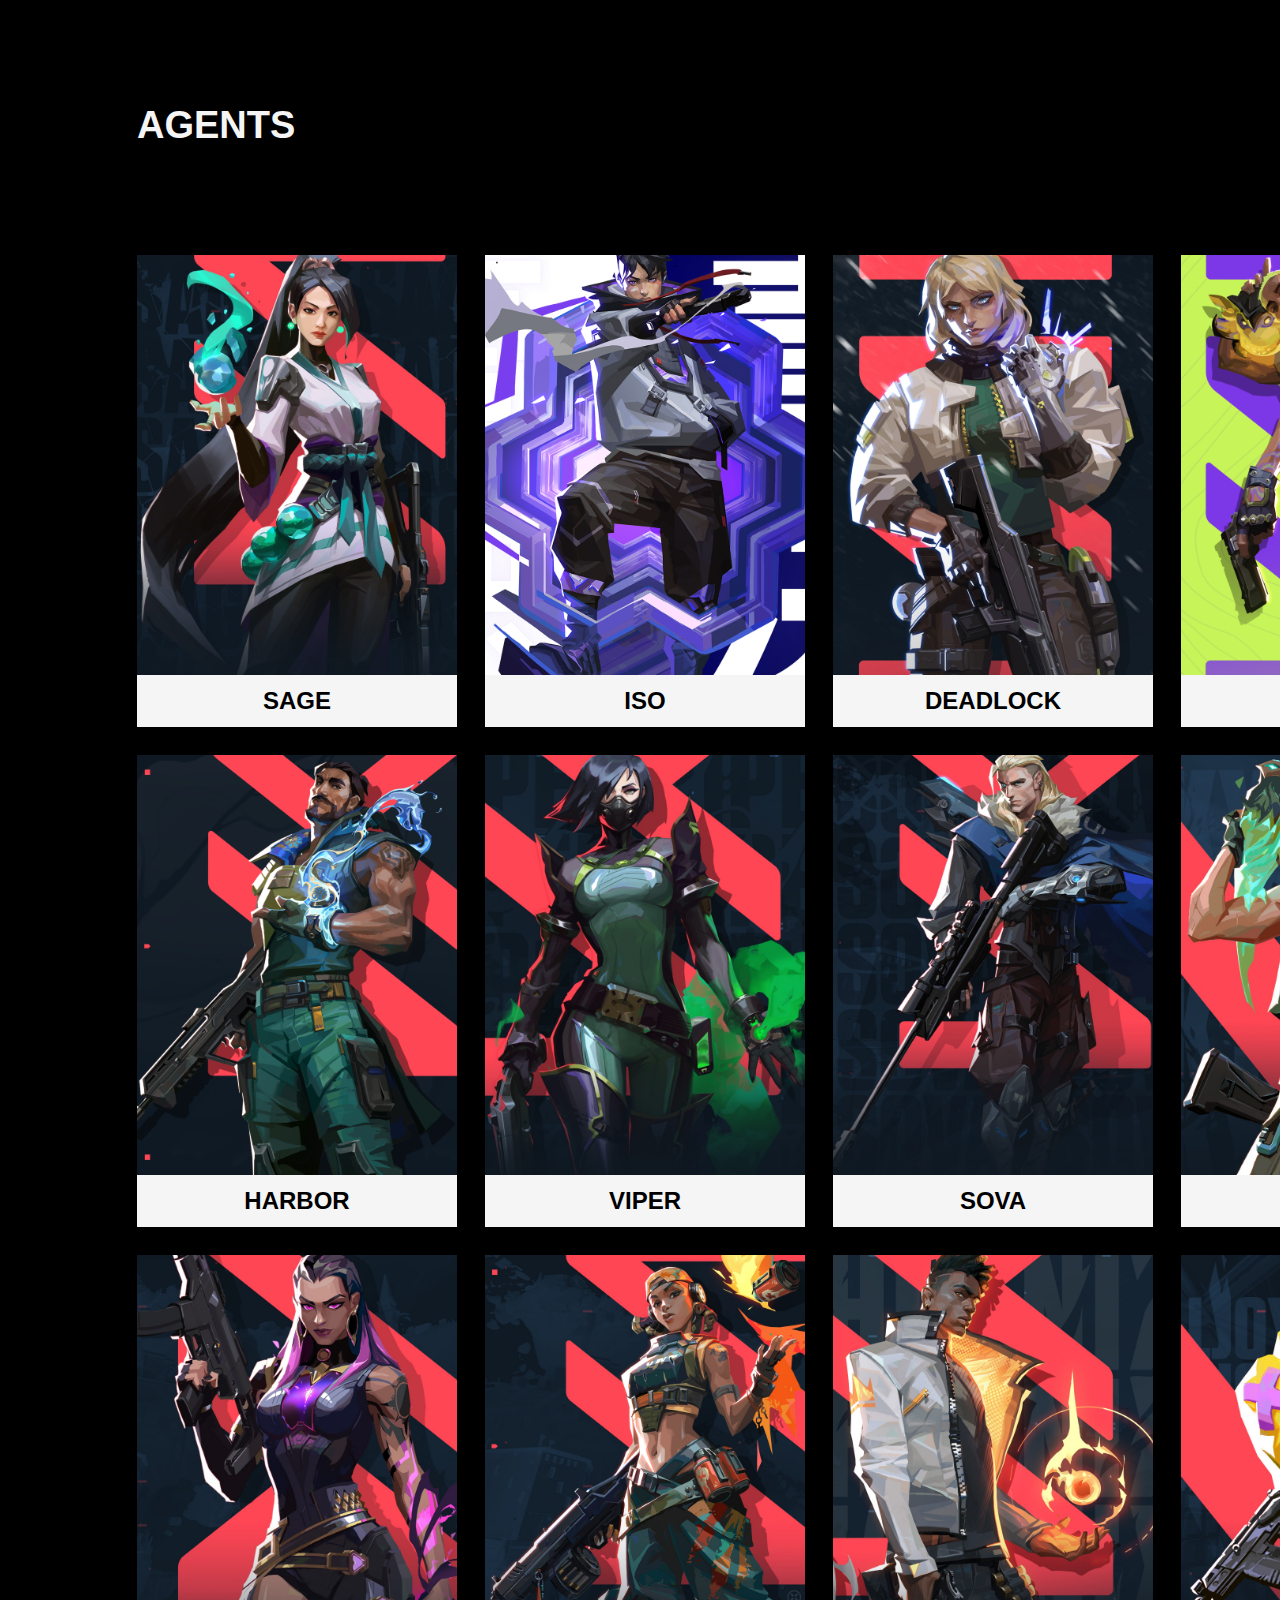
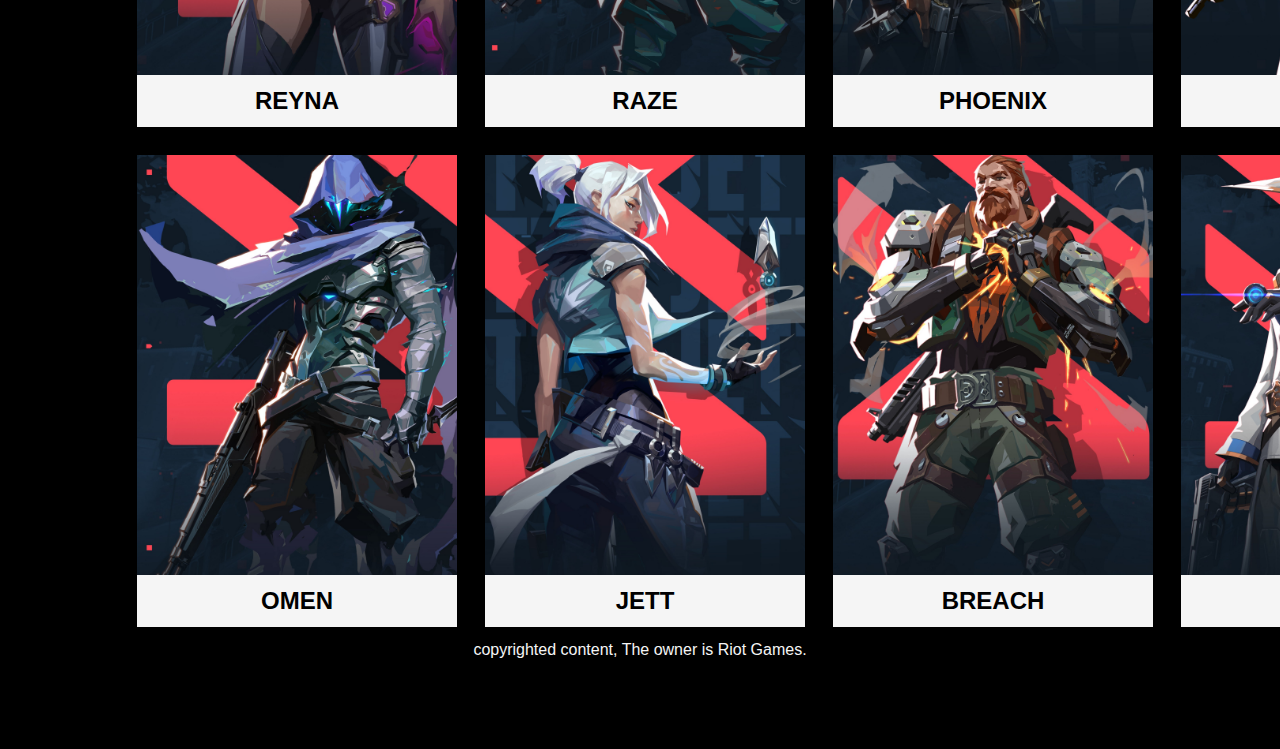
<file: agent.html>
<!DOCTYPE html>
<html lang="en">
<head>
    <meta charset="UTF-8">
    <meta name="viewport" content="width=device-width, initial-scale=1.0">
    <title>AGENT</title>
    <link rel="stylesheet" href="agent.css">
    <link rel="icon" type="image/x-icon" href="/images/001.3_RG_2021_LOGOMARK_CIRCLE_OFFWHITE_RED_CONTAINER.png">

</head>
<body>
    <main>
        <header>
            <h1>AGENTS</h1></header>
            <section class="stack">
                <section class="row flex">
                    <div class="agentcontainer ">
                        <figure class="imagecontainer flex">
                            <img src="/images/VALORANT_Sage_dark.jpg" alt="">
                        </figure>
                        <figcaption class="imgcaption">
                            <p>SAGE</P>
                        </figcaption>
                    </div>

                    <div class="agentcontainer ">
                        <figure class="imagecontainer flex">
                            <img src="/images/VALORANT_Iso_.png" alt="">
                        </figure>
                        <figcaption class="imgcaption">
                            <p>ISO</P>
                        </figcaption>
                    </div>
                    <div class="agentcontainer ">
                        <figure class="imagecontainer flex">
                            <img src="/images/VALORANT_Deadlock_Wallpapers_4k_Dark1.jpg" alt="">
                        </figure>
                        <figcaption class="imgcaption">
                            <p>DEADLOCK</P>
                        </figcaption>
                    </div>
                    <div class="agentcontainer ">
                        <figure class="imagecontainer flex">
                            <img src="/images/Gekko_Green_.png" alt="">
                        </figure>
                        <figcaption class="imgcaption">
                            <p>GEKKO</P>
                        </figcaption>
                    </div>
                </section>
            </section>

            <section class="stack">
                <section class="row flex">
                    <div class="agentcontainer ">
                        <figure class="imagecontainer flex">
                            <img src="/images/1-NightMode_Harbor.png" alt="">
                        </figure>
                        <figcaption class="imgcaption">
                            <p>HARBOR</P>
                        </figcaption>
                    </div>
                    <div class="agentcontainer ">
                        <figure class="imagecontainer flex">
                            <img src="/images/VALORANT_Viper_Dark.jpg" alt="">
                        </figure>
                        <figcaption class="imgcaption">
                            <p>VIPER</P>
                        </figcaption>
                    </div>
                    <div class="agentcontainer ">
                        <figure class="imagecontainer flex">
                            <img src="/images/VALORANT_Sova_Dark.jpg" alt="">
                        </figure>
                        <figcaption class="imgcaption">
                            <p>SOVA</P>
                        </figcaption>
                    </div>
                    <div class="agentcontainer ">
                        <figure class="imagecontainer flex">
                            <img src="/images/Skye_KeyArt_PR_1.jpg" alt="">
                        </figure>
                        <figcaption class="imgcaption">
                            <p>SKYE</P>
                        </figcaption>
                    </div>
                </section>
            </section>

            <section class="stack">
                <section class="row flex">
                    <div class="agentcontainer ">
                        <figure class="imagecontainer flex">
                            <img src="/images/VALORANT_Reyna_Dark.jpg" alt="">
                        </figure>
                        <figcaption class="imgcaption">
                            <p>REYNA</P>
                        </figcaption>
                    </div>
                    <div class="agentcontainer ">
                        <figure class="imagecontainer flex">
                            <img src="/images/VALORANT_Raze_Dark.jpg" alt="">
                        </figure>
                        <figcaption class="imgcaption">
                            <p>RAZE</P>
                        </figcaption>
                    </div>
                    <div class="agentcontainer ">
                        <figure class="imagecontainer flex">
                            <img src="/images/VALORANT_Phoenix_Dark.jpg" alt="">
                        </figure>
                        <figcaption class="imgcaption">
                            <p>PHOENIX</P>
                        </figcaption>
                    </div>
                    <div class="agentcontainer ">
                        <figure class="imagecontainer flex">
                            <img src="/images/KillJoy_Wallpapers_blue2.jpg" alt="">
                        </figure>
                        <figcaption class="imgcaption">
                            <p>KILLJOY</P>
                        </figcaption>
                    </div>
                </section>
            </section>

            <section class="stack">
                <section class="row flex">
                    <div class="agentcontainer ">
                        <figure class="imagecontainer flex">
                            <img src="/images/VALORANT_Omen_Dark.jpg" alt="">
                        </figure>
                        <figcaption class="imgcaption">
                            <p>OMEN</P>
                        </figcaption>
                    </div>
                    <div class="agentcontainer ">
                        <figure class="imagecontainer flex">
                            <img src="/images/VALORANT_Jett_Dark.jpg" alt="">
                        </figure>
                        <figcaption class="imgcaption">
                            <p>JETT</P>
                        </figcaption>
                    </div>
                    <div class="agentcontainer ">
                        <figure class="imagecontainer flex">
                            <img src="/images/VALORANT_Breach_Dark.jpg" alt="">
                        </figure>
                        <figcaption class="imgcaption">
                            <p>BREACH</P>
                        </figcaption>
                    </div>
                    <div class="agentcontainer ">
                        <figure class="imagecontainer flex">
                            <img src="/images/VALORANT_Cypher_Dark.jpg" alt="">
                        </figure>
                        <figcaption class="imgcaption">
                            <p>CYPHER</P>
                        </figcaption>
                    </div>
                </section>
            </section>
    </main>
    <footer class="footercontainer ">
        <p>copyrighted content, The owner is Riot Games.</p>
    </footer>
</body>
</html>
</file>
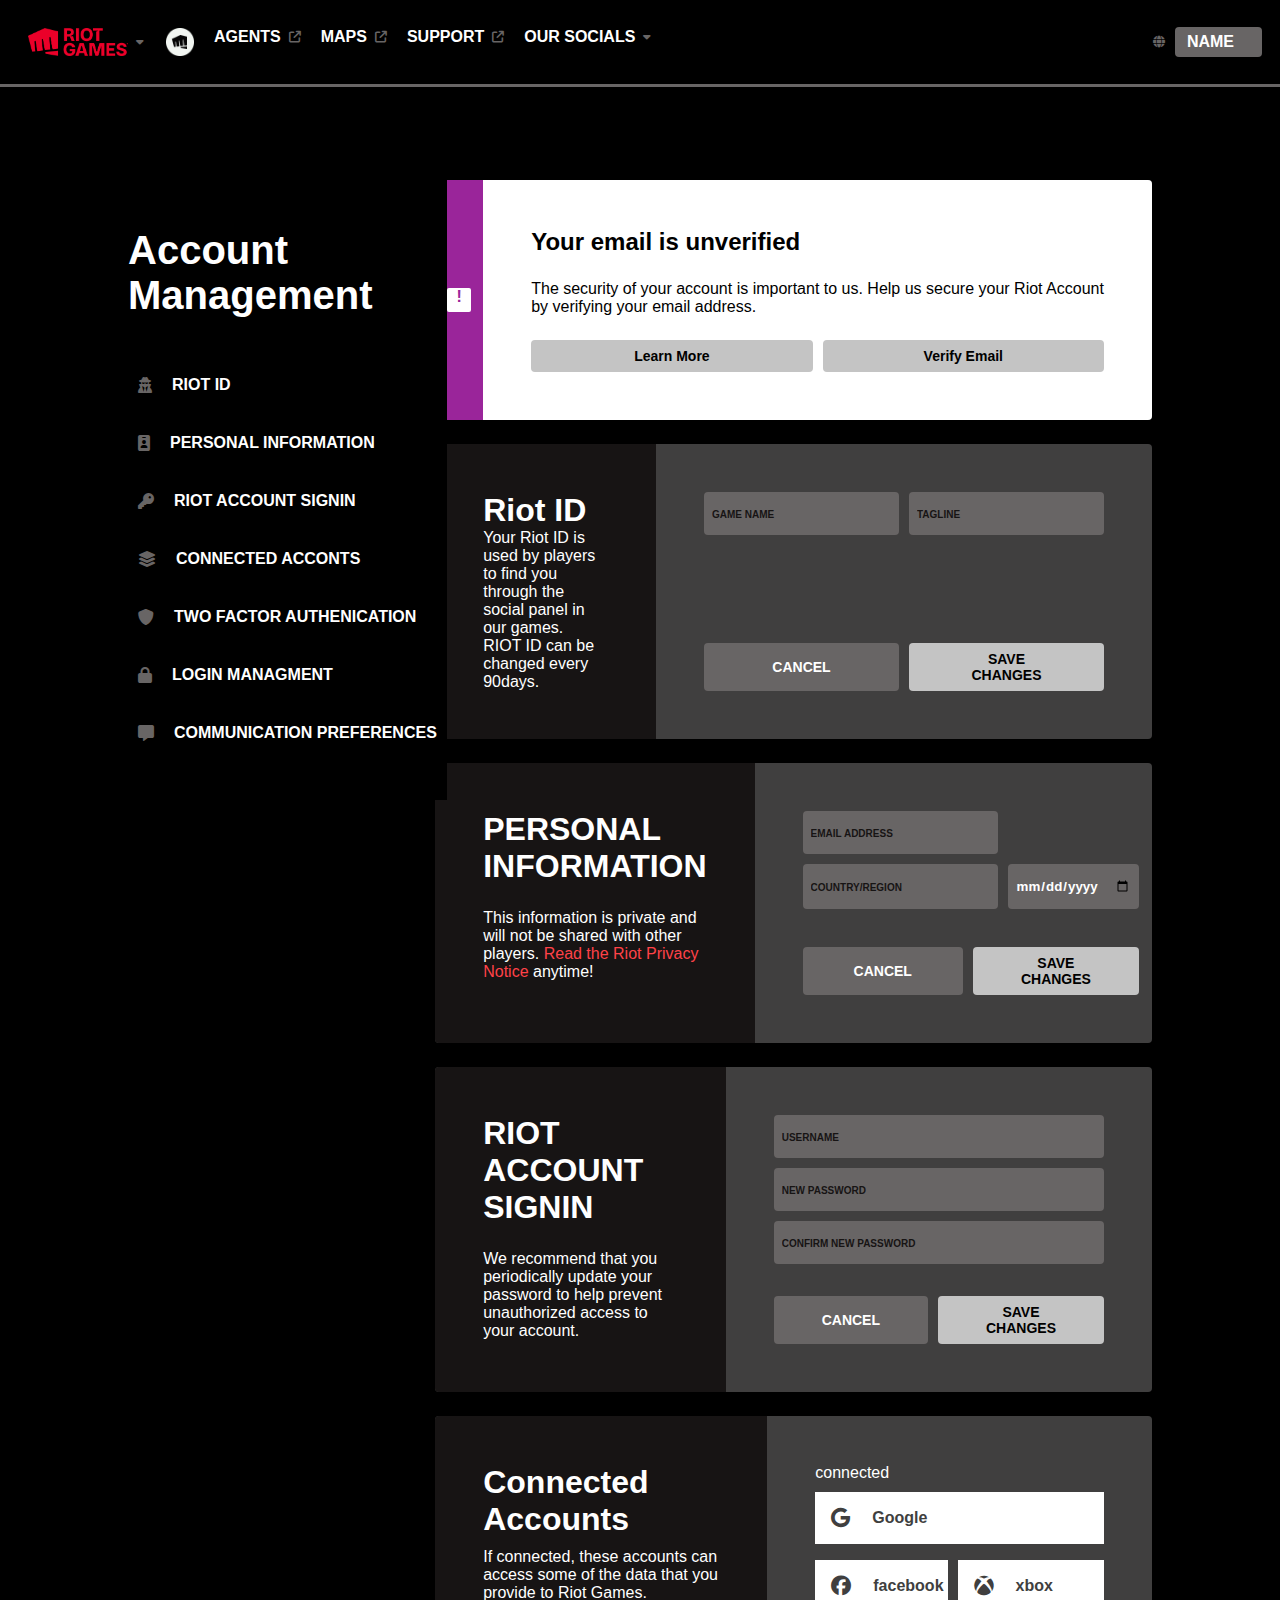
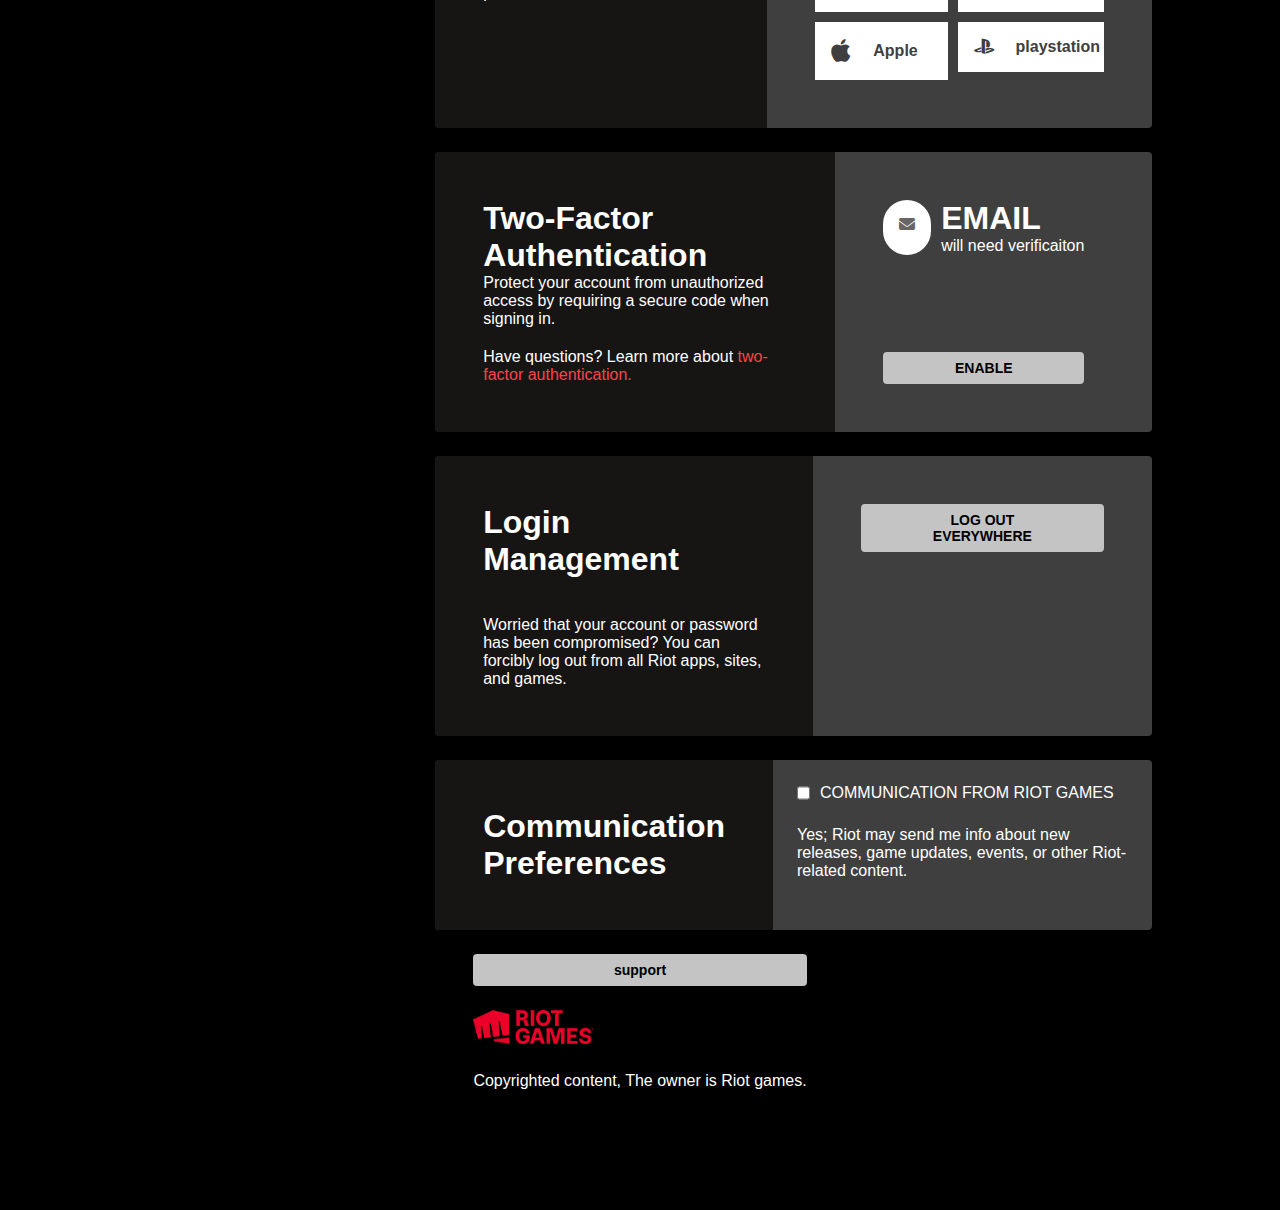
<file: dashboard.html>
<!DOCTYPE html>
<html lang="en">
<head>
    <meta charset="UTF-8">
    <meta name="viewport" content="width=device-width, initial-scale=1.0">
    <title>Dashboard</title>
    <link rel="icon" type="image/x-icon" href="/images/V_Logomark_Red.png">

    <link rel="stylesheet" href="dashboard.css">
    <link rel="stylesheet" href="https://cdnjs.cloudflare.com/ajax/libs/font-awesome/6.7.2/css/all.min.css" />
    
</head>
<body>
    <nav class="flex"> 
        <section class="flex">
        <section class="navlinkscontainer flex">
            <ul class="flex">
                <a class="nostylelogo" href="#">
                    <li class="logocontainer">
                        <img src="/images/logo.png" alt="">
                        <i class="fa-solid fa-caret-down"></i>
                    </li>
                </a>
                <a class="nostylelogo" href="#">
                    <li class="logocontainer2">
                        <img src="/images/fistlogo.png" alt="">
                    </li>
                </a>
            </ul>
        </section>
        <section>
            <ul>
                <a href="agent.html">
                    <li>
                        <p>AGENTS</p>
                        <i class="fa-solid fa-arrow-up-right-from-square"></i>
                    </li>
                </a>
                <a href="map.html">
                    <li>
                        <p>MAPS</p>
                        <i class="fa-solid fa-arrow-up-right-from-square"></i>
                    </li>
                </a>
                <a href="support.html">
                    <li>
                        <p>SUPPORT</p>
                        <i class="fa-solid fa-arrow-up-right-from-square"></i>
                    </li>
                </a>
                
                
                    <li class="oursocialcontainer flex">
                        <a href="#" class="socialcontainerlink flex">
                            <p>OUR SOCIALS</p> <i class="fa-solid fa-caret-down"></i>
                        </a>
                        <div>
                            <ul class="dropdowncontanier flexcol">
                                <li><a href="https://www.facebook.com/">Face book</a></li>
                                <li><a href="https://www.youtube.com/riotgames">Youtube</a></li>
                                <li><a href="https://www.instagram.com/riotgames/">Instagram</a></li>
                                <li><a href="https://x.com/riotgames">Twitter</a></li>
                                
                            </ul>
                        </div>
                    </li>
                </a>
            </ul>
        </section>
    </section>
        
        <section>
            <ul>
                <a href="#">
                    <li>    
                        <i class="fa-solid fa-globe"></i>
                    </li>
                </a>
                <a href="#">
                    <li class="Usernamecontainer">
                        <p>NAME</p>    
                        <i class="fa-solid fa-caret-down"></i>
                    </li>
                </a>
                
            </ul>
        </section>
    </nav>

    <main class="flex">
<aside class="mainmenuidex">
    <div>
        <h1>
            Account<br>Management
        </h1>
    </div>
    <ul class="sessiontitlelinks flexcol">
        <a href="#"><li>
            <i class="fa solid fa-user-secret"></i>
            <p>RIOT ID</p>
        </li></a>
        <a href="#"><li>
            <i class="fa-solid fa-id-badge"></i>
                <p>PERSONAL INFORMATION</p>
        </li></a>
        <a href="#"><li>
            <i class="fa-solid fa-key"></i>
            <p>RIOT ACCOUNT SIGNIN</p>
        </li></a>
        <a href="#"><li>
            <i class="fa-solid fa-layer-group"></i>
            <p>CONNECTED ACCONTS</p>
        </li></a>
        <a href="#"><li>
            <i class="fa-solid fa-shield"></i>
            <p>TWO FACTOR AUTHENICATION</p>
        </li></a>
        <a href="#"><li>
            <i class="fa-solid fa-lock"></i>
            <p>LOGIN MANAGMENT</p>
        </li></a>
        <a href="#"><li>
            <i class="fa-solid fa-message"></i>
            <p>COMMUNICATION PREFERENCES</p>
        </li></a>
    </ul>
</aside>

<aside class="sectioncontainer flexcol">

    <section class="mngcardcontainer flex">
        <aside class="mngfirstchildcontainer flex" >
            <p class="mngfirstchild-p">!</p>
        </aside>
        <aside class="mngsecondchild-P flexcol">
            <h1>Your email is unverified</h1>
            <p>The security of your account is important to us. Help us secure your Riot Account by verifying your email address.</p>
            <div class="buttoncontainer flex">
                <button class="allbutton-gry-lit">Learn More</button>
                <button class="allbuttonsc">Verify Email</button>
            </div>
        </aside>
    </section>

    <section class="mngcardcontainer flex">
        <aside class="mngfirstchild flexcol">
            <div>
                <h1>Riot ID</h1>
                <p>Your Riot ID is used by players to find you through the social panel in our games.</p>
            </div>
            <div>
                RIOT ID can be changed every 90days.
            </div>
        </aside>

        <aside class="mngsecondchild flexcol">
            <form class="inputcontainer flex">
                <input type="text" placeholder="GAME NAME">
                <input type="text" placeholder="TAGLINE">
            </form>
            <div class="buttoncontainer flex">
                <button class="allbutton">
                    CANCEL
                </button>
                <button class="allbuttonsc">
                    SAVE CHANGES
                </button>
            </div>
        </aside>
    </section>

    <section class="mngcardcontainer flex">
        <aside class="mngfirstchild flexcol">
            <div class="textcontainer flexcol">
                <h1>PERSONAL INFORMATION</h1>
                <p>This information is private and will not be shared with other players. <a href="">Read the Riot Privacy Notice</a> anytime!</p>
            </div>
        </aside>

        <aside class="mngsecondchild flexcol">
            <div class="con container flexcol">
                <form class="inputcontainer flex">
                    <input type="email" placeholder="EMAIL ADDRESS">
                </form>
                
                <form class="inputcontainer PI-input flex">
                    <input type="text" placeholder="COUNTRY/REGION">
                    <input type="date">
                </form>
            </div>

            <div class="buttoncontainer flex">
                <button class="allbutton">
                    CANCEL
                </button>
                <button class="allbuttonsc">
                    SAVE CHANGES
                </button>
            </div>
        </aside>
    </section>

    <section class="mngcardcontainer flex">
        <aside class="mngfirstchild flexcol">
            <div class="textcontainer flexcol">
                <h1>RIOT ACCOUNT SIGNIN</h1>
                <p>We recommend that you periodically update your password to help prevent unauthorized access to your account.</p>
            </div>
        </aside>

        <aside class="mngsecondchild flexcol">
            <div class="inputcontainer flexcol">
                <input type="text" placeholder="USERNAME">
                <input type="text" placeholder="NEW PASSWORD">
                <input type="text" placeholder="CONFIRM NEW PASSWORD">
            </div>
            <div>
            </div>
            <div class="buttoncontainer flex">
                <button class="allbutton">
                    CANCEL
                </button>
                <button class="allbuttonsc">
                    SAVE CHANGES
                </button>
            </div>
        </aside>
    </section>

    <section class="mngcardcontainer flex">
        <aside class="mngfirstchild flexcol">
            <div class="inputcontainer flexcol">
                <h1>Connected Accounts</h1>
                <p>If connected, these accounts can access some of the data that you provide to Riot Games.</p>
            </div>
        </aside>

        <aside class="mngsecondchild flexcol">
            <div class="inputcontainer flexcol">
                <p>connected</p>
                <div class="inputcontainer">
                    <div class="connectedcontainersocial flex">
                        <i class="fa-brands icon-v2 fa-google"></i>
                        <p>Google</p>
                    </div>
                </div>

            </div>
            <div class="buttoncontainer flex">
                <div class="inputcontainer flexcol">
                    <div class="connectedcontainersocial flex">
                        <i class="fa-brands icon-v2 fa-facebook"></i>
                        <p>facebook</p>
                    </div>
                    <div class="connectedcontainersocial flex">
                        <i class="fa-brands icon-v3 fa-apple"></i>
                        <p>Apple</p>
                    </div>
                </div>
                <div class="inputcontainer flexcol">
                    <div class="connectedcontainersocial flex">
                        <i class="fa-brands icon-v2 fa-xbox"></i>
                        <p>xbox</p>
                    </div>
                    <div class="connectedcontainersocial flex">
                        <i class="fa-brands icon-v4 fa-playstation"></i>
                        <p>playstation</p>
                    </div>
                </div>
            </div>
        </aside>
    </section>

    <section class="mngcardcontainer flex">
        <aside class="mngfirstchild flexcol">
            <div>
                <h1>Two-Factor Authentication</h1>
                <p>Protect your account from unauthorized access by requiring a secure code when signing in.</p>
            </div>
            <div>
                <p class="textcontainer">Have questions? Learn more about <a href="">two-factor authentication.</a></p>
            </div>
        </aside>

        <aside class="mngsecondchild flexcol">
            <div class="inputcontainer flex">
                <i class="fa-solid fa-envelope"></i>
                <div><h1>EMAIL</h1>
                <p>will need verificaiton</p></div>
            </div>
            <div class="buttoncontainer flex">
                <button class="allbuttonsc">
                    ENABLE
                </button>
            </div>
        </aside>
    </section>

    <section class="mngcardcontainer flex">
        <aside class="mngfirstchild flexcol">
            <div>
                <h1>Login Management</h1>
            </div>
            <div>
                <p>Worried that your account or password has been compromised? You can forcibly log out from all Riot apps, sites, and games.</p>
            </div>
        </aside>

        <aside class="mngsecondchild flexcol">
            <div class="buttoncontainer flex">
                <button class="allbuttonsc">
                    LOG OUT EVERYWHERE
                </button>
            </div>
        </aside>
    </section>
    
    <section class="mngcardcontainer flex">
        <aside class="mngfirstchild flexcol">
            <div>
                <h1>Communication Preferences</h1>
            </div>
        </aside>

        <aside class="mngsecondchild-como flexcol">
            <div class="inputcontainer flex">
                <input type="checkbox">
                <P>COMMUNICATION FROM RIOT GAMES<P>
            </div>
            <div>
                <P>
                    Yes; Riot may send me info about new releases, game updates, events, or other Riot-related content.
                </P>
            </div>
        </aside>
    </section>
    <section class="margin-70 flexcol">
        <div>
            <button class="allbuttonsc hold">
                support
            </button>
        </div>

        <div class="logocontainer">
            <img src="/images/logo.png" alt="">
        </div>
            
        <p>Copyrighted content, The owner is Riot games.</p>
        </section>
    
</aside>

    
</main>

</body>
</html>
</file>
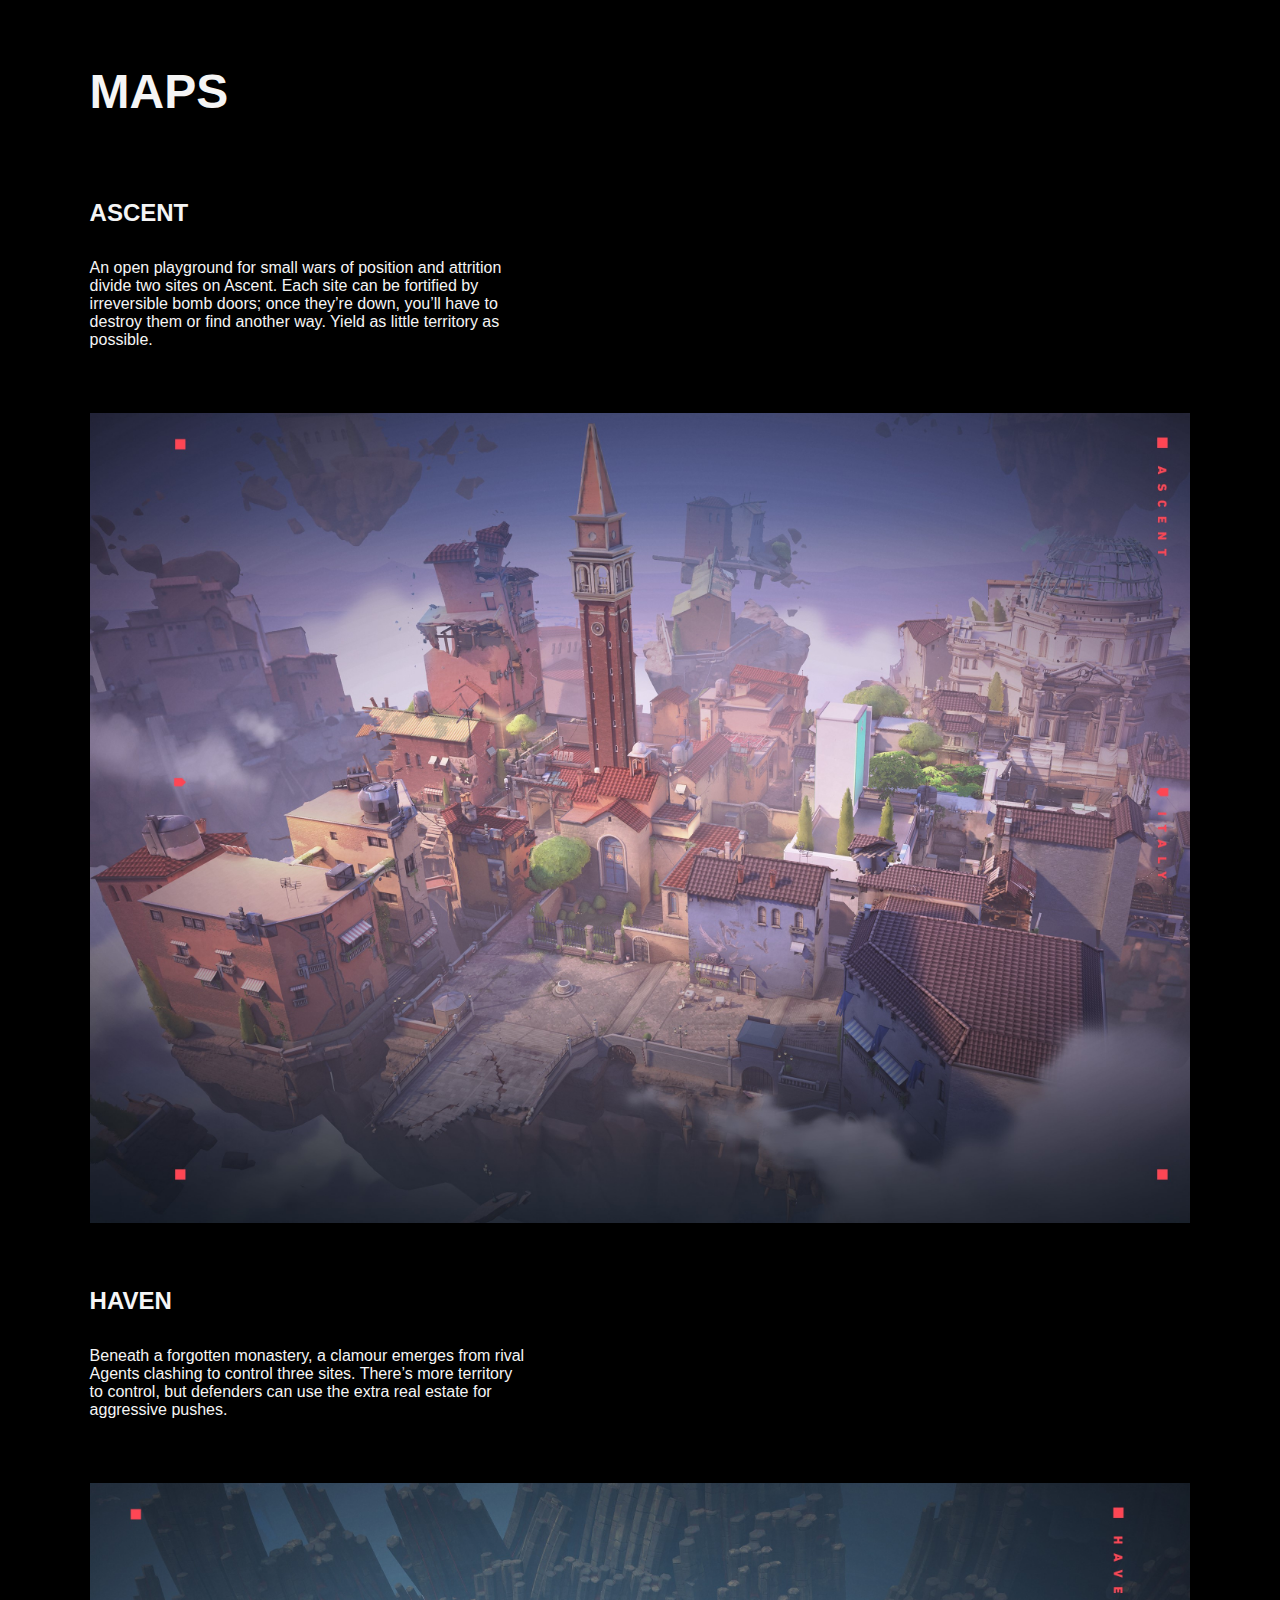
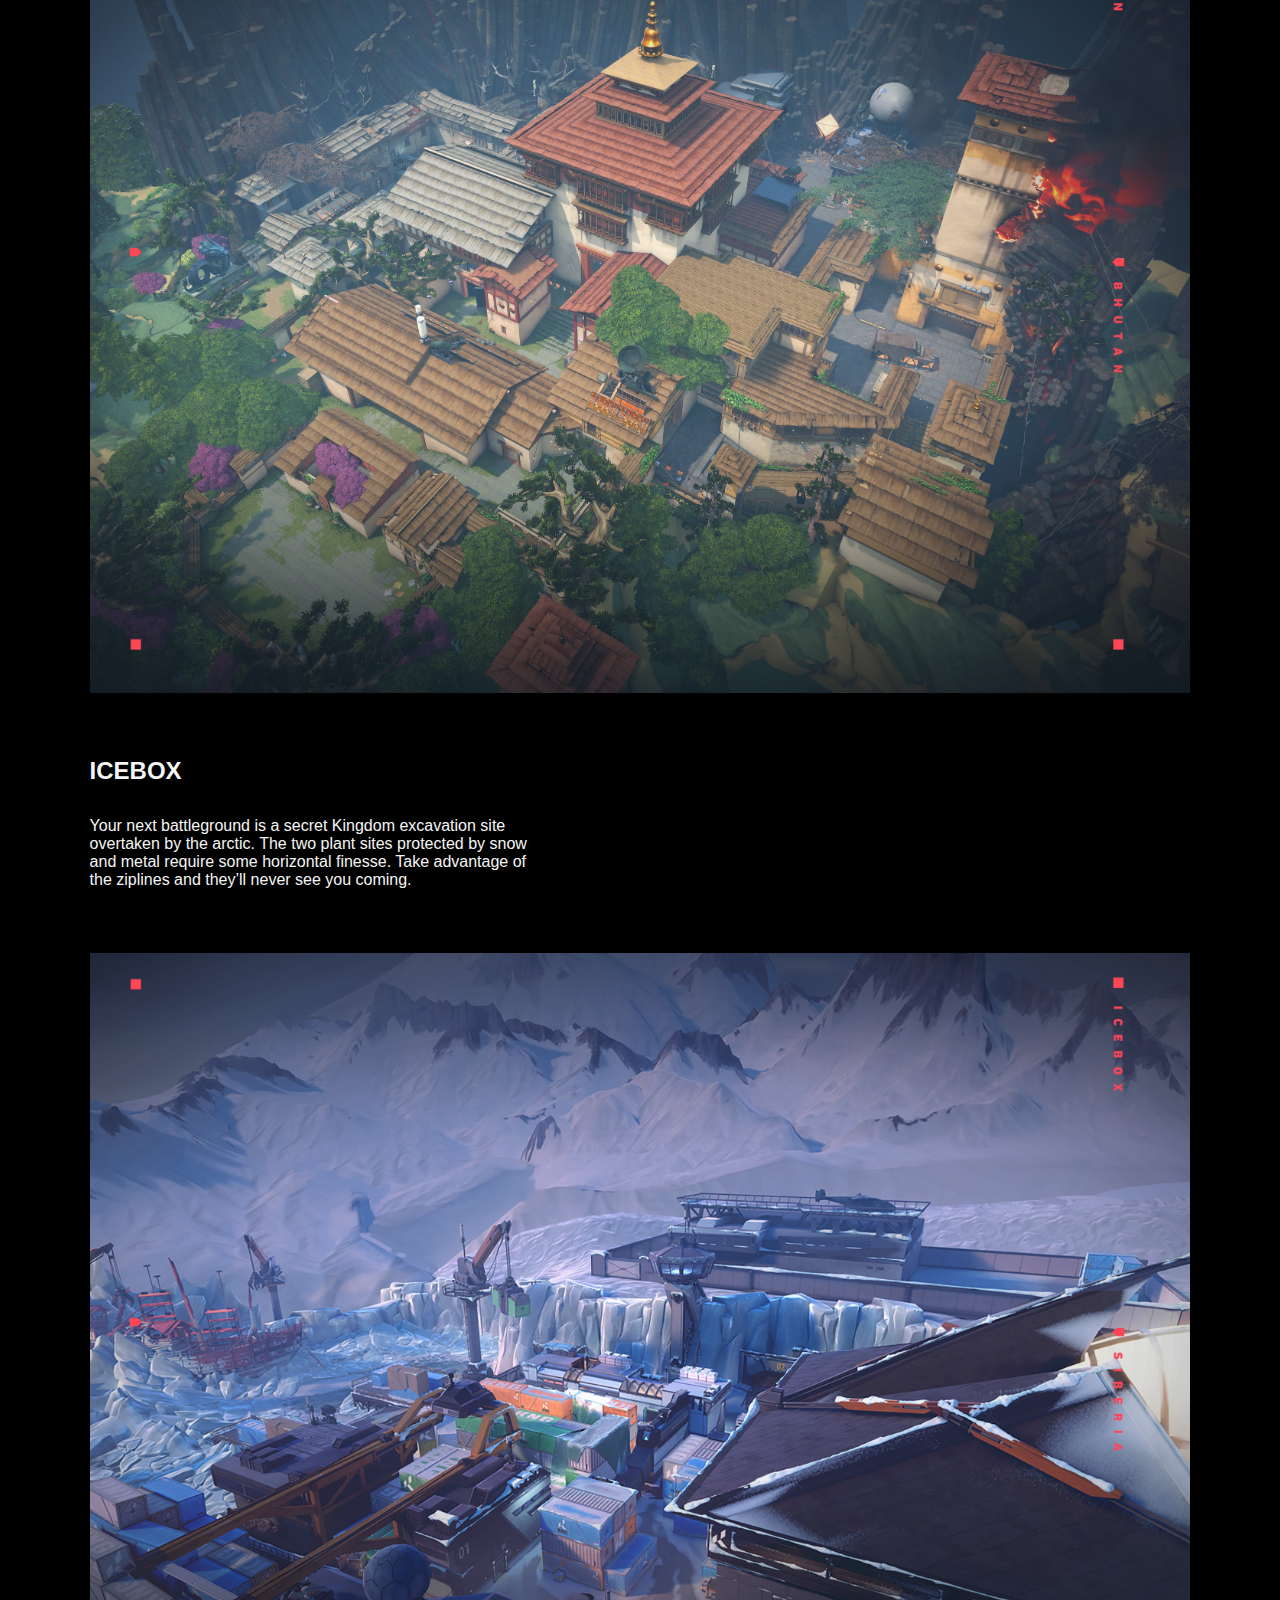
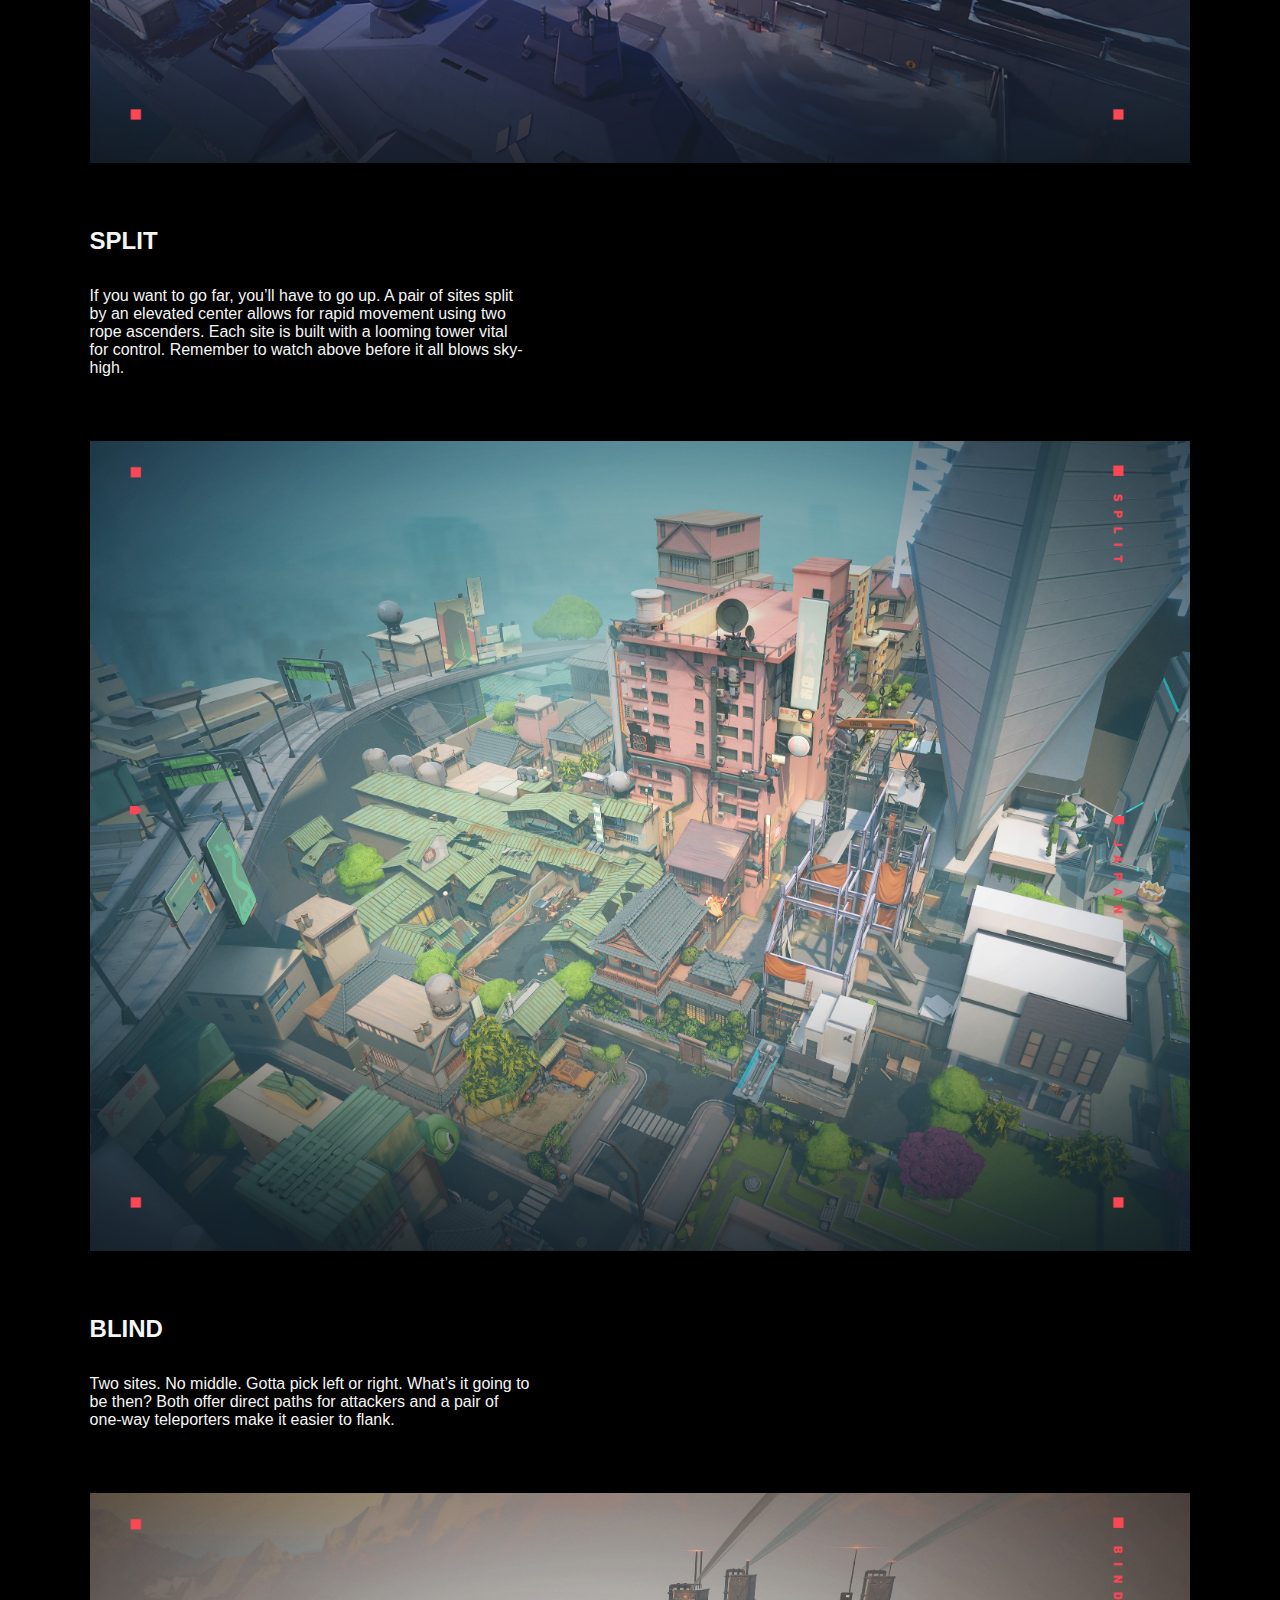
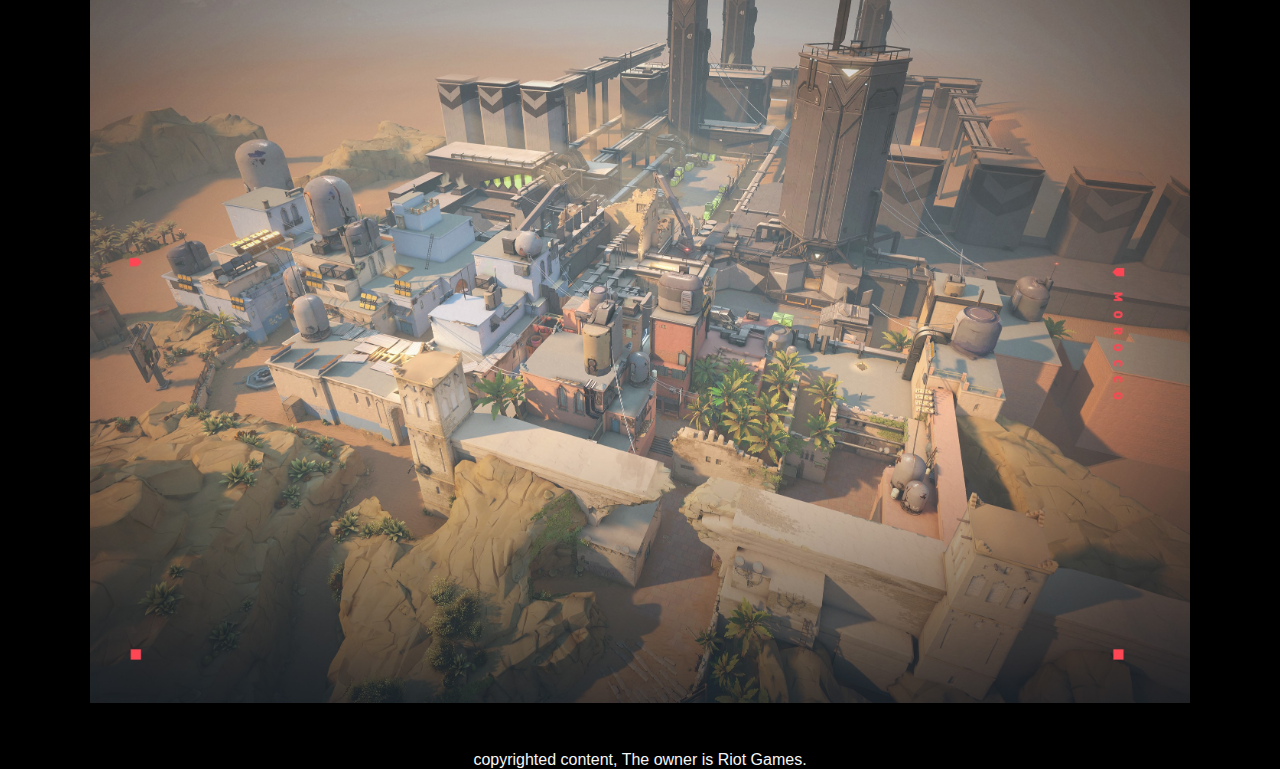
<file: map.html>
<!DOCTYPE html>
<html lang="en">
<head>
    <meta charset="UTF-8">
    <meta name="viewport" content="width=device-width, initial-scale=1.0">
    <title>MAPS</title>
    <link rel="stylesheet" href="map.css">
    <link rel="icon" type="image/x-icon" href="/images/001.3_RG_2021_LOGOMARK_CIRCLE_OFFWHITE_RED_CONTAINER.png">

</head>
<body>
    <main>
        <header>
            <h1 class="mainmargin">MAPS</h1>
            <section>
                 <div class="marginbottom">
                    <h2 class="verticalpadding">ASCENT</h2>  
                    <P class="verticalpadding">
                        An open playground for small wars of position and attrition divide two sites on Ascent. Each site can be fortified by irreversible bomb doors; once they’re down, you’ll have to destroy them or find another way. Yield as little territory as possible.
                    </P>  
                </div>
                <figure class="mapcontainer">
                    <img src="/images/ValorantWallpaper_Ascent_galleryimage.jpg" alt="">

                </figure>
               

            </section>
            <section>
                 <div class="marginbottom">
                    <h2 class="verticalpadding">HAVEN</h2>  
                    <P class="verticalpadding">
                        Beneath a forgotten monastery, a clamour emerges from rival Agents clashing to control three sites. There’s more territory to control, but defenders can use the extra real estate for aggressive pushes.                    </P>  
                </div>
                <figure class="mapcontainer">
                    <img src="/images/ValorantWallpaper_Haven_galleryimage.jpg" alt="">

                </figure>
               

            </section>
            <section>
                 <div class="marginbottom">
                    <h2 class="verticalpadding">ICEBOX</h2>  
                    <P class="verticalpadding">
                        Your next battleground is a secret Kingdom excavation site overtaken by the arctic. The two plant sites protected by snow and metal require some horizontal finesse. Take advantage of the ziplines and they’ll never see you coming.                    </P>  
                </div>
                <figure class="mapcontainer">
                    <img src="/images/ValorantWallpaper_Icebox_galleryimage.jpg" alt="">

                </figure>
               

            </section>
            <section>
                 <div class="marginbottom">
                    <h2 class="verticalpadding">SPLIT</h2>  
                    <P class="verticalpadding">
                        If you want to go far, you’ll have to go up. A pair of sites split by an elevated center allows for rapid movement using two rope ascenders. Each site is built with a looming tower vital for control. Remember to watch above before it all blows sky-high.

                    </P>  
                </div>
                <figure class="mapcontainer">
                    <img src="/images/ValorantWallpaper_SplitMap_galleryimage.jpg" alt="">

                </figure>
               

            </section>
            <section>
                 <div class="marginbottom">
                    <h2 class="verticalpadding">BLIND</h2>  
                    <P class="verticalpadding">
                        Two sites. No middle. Gotta pick left or right. What’s it going to be then? Both offer direct paths for attackers and a pair of one-way teleporters make it easier to flank.
                    </P>  
                </div>
                <figure class="mapcontainer">
                    <img src="/images/ValorantWallpaper_Bind_galleryimage.jpg" alt="">

                </figure>
               

            </section>
        </header>
        <footer class="footercontainer ">
            <p>copyrighted content, The owner is Riot Games.</p>
        </footer>
    </main>
</body>
</html>
</file>
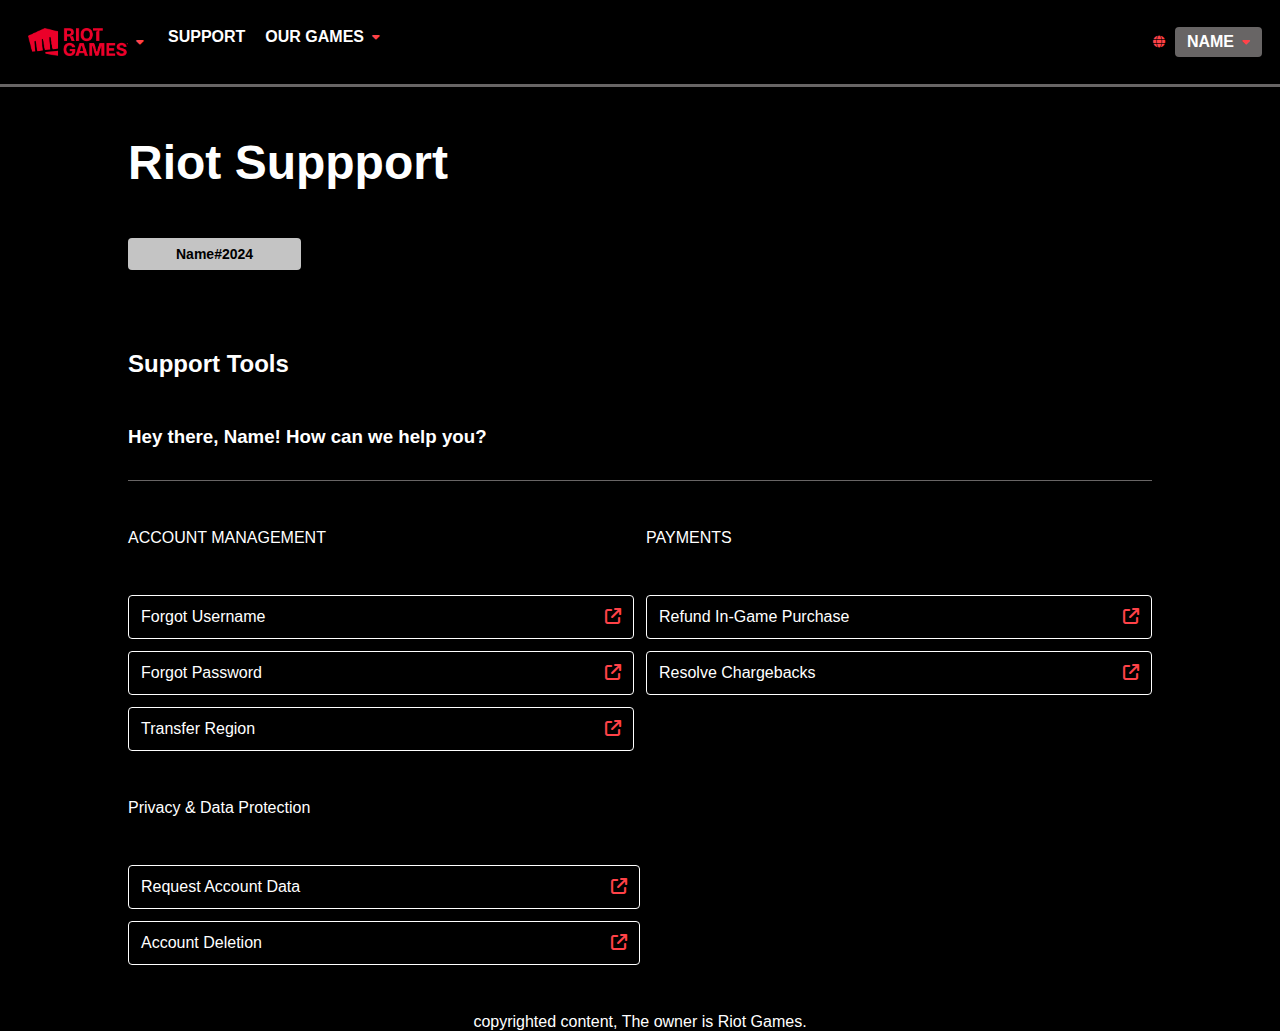
<file: support.html>
<!DOCTYPE html>
<html lang="en">
<head>
    <meta charset="UTF-8">
    <meta name="viewport" content="width=device-width, initial-scale=1.0">
    <title>Support</title>
    <link rel="icon" type="image/x-icon" href="images/firstlogo.png">

    <link rel="stylesheet" href="support.css">
    <link rel="stylesheet" href="https://cdnjs.cloudflare.com/ajax/libs/font-awesome/6.7.2/css/all.min.css" />

</head>
<body>
    <nav class="flex">
        <section class="flex navitemscontainer">
        <section class="navlinkscontainer flex">
            <ul class="flex">
                <a class="nostylelogo" href="#">
                    <li class="logocontainer">
                        <img src="/images/logo.png" alt="">
                        <i class="fa-solid fa-caret-down"></i>
                    </li>
                </a>
                
            </ul>
        </section>
        <section>
            <ul>
                
                <a href="#">
                    <li >
                        <p>SUPPORT</p>
                        
                    </li>
                </a>
                
                
                    <li class="oursocialcontainer flex">
                        <a href="#" class="socialcontainerlink flex">
                            <p>OUR GAMES</p> <i class="fa-solid fa-caret-down"></i>
                        </a>
                        
                            <ul class="dropdowncontanier flexcol">
                                <li><a href="https://www.leagueoflegends.com/en-gb/">LEAGUE OF LEGENDS</a></li>
                                <li><a href="https://playvalorant.com/en-gb/">VALORANT</a></li>
                                <li><a href="https://teamfighttactics.leagueoflegends.com/en-gb/">TEAM FIGHT TACTICS</a></li>
                                <li><a href="https://playruneterra.com/en-us/">LEGENDS OF RUNETERRA</a></li>
                                
                            </ul>
                    </li>
                </a>
            </ul>
        </section>
    </section>
        
        <section>
            <ul>
                <a href="#">
                    <li>    
                        <i class="fa-solid fa-globe"></i>
                    </li>
                </a>
                <a href="#">
                    <li class="Usernamecontainer">
                        <p>NAME</p>    
                        <i class="fa-solid fa-caret-down"></i>
                    </li>
                </a>
                
            </ul>
        </section>
    </nav>
<main>  
    <aside class="colcontainer flexcol">
        <h1 class="titlefont">Riot Suppport</h1>
        <div>
            <button class="allbutton-gry-lit">Name#2024</button>
        </div>
    </aside>
    <section class="colcontainer-2 flexcol">
        <div class="box-1 colcontainer flexcol">
            <h2>
                Support Tools
            </h2>
            <h3>
                Hey there, Name! How can we help you?
            </h3>
        </div>

        <div class="colcontainer flexcol">
            <div class="colcontainer-3 flex">
                <div class="colcontainer asidecontainer flexcol">
                    <p>ACCOUNT MANAGEMENT</p>
                    <div class="colcontainer-3 flexcol">
                        <div class="colcontainer-4 flex">
                            <p>Forgot Username</p>
                            <i class="fa-solid fa-arrow-up-right-from-square"></i>
                        </div>
                        <div class="colcontainer-4 flex">
                            <p>Forgot Password</p>
                            <i class="fa-solid fa-arrow-up-right-from-square"></i>
                        </div>
                        <div class="colcontainer-4 flex">
                            <p>Transfer Region</p>
                            <i class="fa-solid fa-arrow-up-right-from-square"></i>
                        </div>
                    </div>
                </div>
                <div class="colcontainer asidecontainer flexcol">
                    <p>PAYMENTS</p>
                    <div class="colcontainer-3 flexcol">
                        <div class="colcontainer-4 flex">
                            <p>Refund In-Game Purchase</p>
                            <i class="fa-solid fa-arrow-up-right-from-square"></i>
                        </div>
                      
                        <div class="colcontainer-4 flex">
                            <p>Resolve Chargebacks</p>
                            <i class="fa-solid fa-arrow-up-right-from-square"></i>
                        </div>
                    </div>
                </div>
            </div>
            <div>
                <div class="colcontainer asidecontainer flexcol">
                    <p>Privacy & Data Protection</p>
                    <div class="colcontainer-3 flexcol">
                        <div class="colcontainer-4 flex">
                            <p>Request Account Data</p>
                            <i class="fa-solid fa-arrow-up-right-from-square"></i>
                        </div>
                        
                        <div class="colcontainer-4 flex">
                            <p>Account Deletion</p>
                            <i class="fa-solid fa-arrow-up-right-from-square"></i>
                        </div>
                    </div>
                </div>
            </div>
        </div>
    </section>
</main>
<footer class="footercontainer ">
    <p>copyrighted content, The owner is Riot Games.</p>
</footer>
</body>

</html>
</file>
<file: agent.css>
*{
    margin: 0;
    padding: 0;
    box-sizing: border-box;
    text-decoration: none;
    scroll-behavior: smooth;
    transition: all 180ms;
    font-family: 'FF MARK W05', Tahoma, Geneva, Verdana, sans-serif;
    }
    :root{
      --greycolour: #adadad;
    }
    body{
        background-color: black;
        color:whitesmoke;
        padding: 90px;
        
    }
    main{
        width: 94%;
        margin: 0 auto;

    }
    header h1{
        margin-bottom: 80px;
        font-size: 38px;
    }
    .agentcontainer, header h1{
        padding: 14px;
    }

    img{
      width: 100%;
    }
    img:hover{
        width: 108%;
    }
    input{
      padding: 14px;
      border-radius: 4px;
      border: var(--greycolour) solid ;
      outline: none;
    }
     .flex{
      display: flex;
     }
     .flexcol{
      display:flex ;
      flex-direction: column;
    
     }
     .imagecontainer{
        width: 320px;
        height: 420px;
        overflow: hidden;
        align-items: center;
        justify-content: center;
     }
     .imgcaption{
        background-color: whitesmoke;
        color: black;
        font-weight: 900;
        font-size: 24px;
        padding: 12px;
        text-align: center;
     }
     .footercontainer p{
        align-items: center;
        width: 100%;
        text-align: center;
    }
     @media (max-width: 426px) {
    .row{
        flex-direction: column;

    } 
    }
</file>
<file: dashboard.css>
*{
    margin: 0;
    padding: 0;
    box-sizing: border-box;
    text-decoration: none;
    color: white;
    font-family:'Segoe UI', Tahoma, Geneva, Verdana, sans-serif;

    transition: all 200ms;
}
:root{
    --greycolour-dark: #403f3f;
    --greycolour: #686565;
    --bg-color:rgb(23, 20, 20);
    --color-2: #ff4248;
  }
body{
    background-color: black;
}
img{
    width: 100%;
}
::placeholder{
    color: var(--bg-color);
    font-weight: 700;
    font-size: 10px;
}
input{
    padding:14px 8px;
    background-color: var(--greycolour);
    border: none;
    color: white;
    border-radius: 4px;
    font-weight: 900;  
}

input:focus{
    border: solid white;
}

.flex{
    display: flex;
}
.flexcol{
    display: flex;
    flex-direction: column;
}
main{
    gap: 64px;
    width: 80%;
    margin: 0 auto;
    padding: 180px 0 120px 0;
}
.nostylelogo:hover{
    border-bottom: none;
}
nav{
    align-items: center;
    justify-content: space-between;
    padding: 18px;
    border-bottom: var(--greycolour) solid;
    background-color: black;
    position: fixed;
    width: 100%;
}
.logocontainer{
    width: 120px;
}

.logocontainer2{
    width: 48px;
}
.fa-solid{
    color: var(--greycolour) ;
}
nav ul, li{
    display: flex;
    align-items: center;
}
li{
    padding: 10px;
}

nav a{
    text-decoration: none;
    font-weight: 600;
}

nav a:hover ,.socialcontainerlink:hover{
    border-bottom: var(--color-2) solid 2px;
}

nav a i{
    color: var(--greycolour);
    margin-left: 8px;
    font-size: 12px;
}

.navlinkscontainer ul{
    gap: 18px;
}
.oursocialcontainer{
    position: relative;

}

.socialcontainerlink{
    align-items: center;
}

.dropdowncontanier li a{
    margin: 0 auto;
}


.dropdowncontanier{
    transition: all 180ms;
    width: 150px;
    position: absolute;
    left: 50%;
    top: 38px;
    border-radius: 4px;
    overflow: hidden;
    transform: translate(-50%);
    background-color: #403f3f;
    display: none;
}

.oursocialcontainer:hover .dropdowncontanier{
    display: block;
}

.Usernamecontainer{
    background-color: var(--greycolour);
    padding: 6px 12px;
    border-radius: 4px;
}
.sessiontitlelinks li{
 gap: 20px;
}
.sessiontitlelinks a i{
  color: var(--greycolour);
}

.mainmenuidex{
    display: flex;
    flex-direction: column;
    padding: 48px 0;
    gap: 48px;
    position: fixed;
    background-color: black;
}
.mainmenuidex h1{
    font-size: 40px;
}

.sessiontitlelinks{
    font-weight: 900;
    font-size: 16px;
    gap: 20px;
}

.sessiontitlelinks a:hover{
    color: var(--color-2);
    background-color: #ff4248;
}

.sectioncontainer{
    gap: 24px;
}

.mngcardcontainer{
    width: 70%;
    margin-left: auto;
    border-radius: 4px;
    background-color:var(--greycolour-dark);
    overflow: hidden;
}

.mngfirstchildcontainer{
    align-items: center;
    justify-content: center;
    width: 48px;
    padding: 12px;
    background-color: rgb(154, 37, 154);
}
.mngfirstchild-p{
    background-color: white;
    width: 24px;
    height: 24px;
    border-radius: 2px;
    color: rgb(154, 37, 154);
    text-align: center;
    font-weight: 900;
}

.mngsecondchild-P{
    background-color: white;
    padding: 48px;
    gap: 24px;
}
.mngsecondchild-P h1{
    color: black;
    font-size: 24px;
    font-weight: 600;
}

.mngsecondchild-P p{
    color: black;

}

.mngfirstchild{
    width: 400px;
    background-color: var(--bg-color);
    padding: 48px;
    justify-content: space-between;
}

.mngsecondchild{

    padding: 48px;
    min-height: 280px;
    justify-content: space-between;
    gap: 16px;
}   
.buttoncontainer, .inputcontainer, form, .container{
    width: 100%;
    gap: 10px;
}

.allbutton{
    padding: 8px 48px;
    font-size: 14px;
    background-color: var(--greycolour);
    border-radius: 4px;
    outline: none;
    border: none;
    width: 100%;
    font-weight: 700;
}
.allbutton-org{
    padding: 8px 48px;
    font-size: 14px;
    background-color: var(--color-2);
    border-radius: 4px;
    outline: none;
    border: none;
    width: 100%;
    font-weight: 700;
}
.allbutton-gry{
    padding: 8px 48px;
    font-size: 14px;
    background-color: var(--greycolour-dark);
    border-radius: 4px;
    outline: none;
    border: none;
    width: 100%;
    font-weight: 700;
}
.allbutton-gry-lit, .allbuttonsc{
    padding: 8px 48px;
    font-size: 14px;
    background-color:rgb(196, 196, 196);
    color: black;
    border-radius: 4px;
    outline: none;
    border: none;
    width: 100%;
    font-weight: 700;
}

.allbuttonsc:hover{
    background-color: var(--color-2);
    color: white;
}
.fa-envelope{
    padding: 16px;
    border-radius: 50px;
    background-color: white;
}

.textcontainer{
    gap: 24px;
}

.textcontainer a{
    color: #ff4248;
}


PI-input input{
    width: 100%;
}
.connectedcontainersocial{
    width: 100%;
    align-items: center;
    gap: 10px;
    background-color: white;
    padding: 4px;
    border-radius: 4px solid;
}
.connectedcontainersocial p{
    color: #403f3f;
    font-weight: 700;
}

.icon-v2{
    background-color: white;
    padding: 12px;
    color: var(--greycolour-dark);
    font-size: 20px;
}

.icon-v3{
    background-color: white;
    padding: 12px;
    color: var(--greycolour-dark);
    font-size: 26px;
}
.icon-v4{
    background-color: white;
    padding: 12px;
    color: var(--greycolour-dark);
    font-size: 18px;
}

.mngsecondchild-como{
    padding: 24px;
    gap: 24px;
}

.margin-70{
    margin: auto;
    gap: 24px;
}

.allbutton hold{
    width: fit-content;
    padding: 12px 24px;
}
</file>
<file: map.css>
*{
    margin: 0;
    padding: 0;
    box-sizing: border-box;
    text-decoration: none;
    color: whitesmoke;
    }
    :root{
      --greycolour: #adadad;
    }
    body{
      font-family: 'FF MARK W05', Tahoma, Geneva, Verdana, sans-serif;
      background-color: black;
    }

    img{
      width: 100%;
    }
    section{
      margin-bottom: 48px;
      
    }
    input{
      padding: 14px;
      border-radius: 4px;
      border: var(--greycolour) solid ;
      outline: none;
    }
     .flex{
      display: flex;
     }
     .flexcol{
      display:flex ;
      flex-direction: column;
    
     }
     main{
        width: 86%;
        margin: 0 auto;

     }
    .mapcontainer{
      max-height: 90vh;
      display: flex;
      align-items: center;
      justify-content: center;
      overflow: hidden;
    }
    .marginbottom{
        margin-bottom: 48px;
    max-width: 40%;
     }
    .mainmargin{
    margin: 64px auto;
    font-size: 48px;
    }
    .verticalpadding{
        padding: 16px 0;
    }
    .footercontainer p{
      align-items: center;
      width: 100%;
      text-align: center;
  }
</file>
<file: support.css>
*{
    margin: 0;
    padding: 0;
    box-sizing: border-box;
    text-decoration: none;
    color: white;
    font-family:'Segoe UI', Tahoma, Geneva, Verdana, sans-serif;
}
:root{
    --greycolour-dark: #403f3f;
    --greycolour: #686565;
--bg-color:rgb(23, 20, 20);
    --color-2: #ff4248;
  }
body{
    background-color: black;
}
img{
    width: 100%;
}
::placeholder{
    color: var(--bg-color);
    font-weight: 700;
    font-size: 10px;
}
input{
    padding:14px 8px;
    background-color: var(--greycolour);
    outline: none;
    border: none;
    width: 80%;
    color: white;
    border-radius: 4px;
    font-weight: 900;
    
}
.flex{
    display: flex;
}
.flexcol{
    display: flex;
    flex-direction: column;
}
main{
    gap: 64px;
    width: 80%;
    margin: 0 auto;
    padding: 48px 0;
}

nav{
    align-items: center;
    justify-content: space-between;
    padding: 18px;
    border-bottom: var(--greycolour) solid;
    background-color: black;
}
.logocontainer{
    width: 120px;
}
.nostylelogo:hover{
    border-bottom: none;
}

.fa-solid{
    color: var(--greycolour) ;
}
nav ul, li{
    display: flex;
    align-items: center;
}
li{
    padding: 10px;
}

nav a{
    text-decoration: none;
    font-weight: 600;
}

nav a:hover ,.socialcontainerlink:hover{
    border-bottom: var(--color-2) solid 2px;
}

nav a i{
    color: var(--greycolour);
    margin-left: 8px;
    font-size: 12px;
}
.navitemscontainer{
    gap: 20px;
}

.navlinkscontainer ul{
    gap: 18px;
}
.oursocialcontainer{
    position: relative;

}

.socialcontainerlink{
    align-items: center;
}

.dropdowncontanier li a{
    text-align: center;
    margin: 0 auto;
}

.dropdowncontanier{
    transition: all 180ms;
    width: 150px;
    position: absolute;
    left: 50%;
    top: 38px;
    border-radius: 4px;
    overflow: hidden;
    transform: translate(-50%);
    background-color: #403f3f;
    display: none;
}

.oursocialcontainer:hover .dropdowncontanier{
    display: block;
}

.Usernamecontainer{
    background-color: var(--greycolour);
    padding: 6px 12px;
    border-radius: 4px;
}


.allbutton-gry-lit{
    padding: 8px 48px;
    font-size: 14px;
    background-color:rgb(196, 196, 196);
    color: black;
    border-radius: 4px;
    outline: none;
    border: none;
    font-weight: 700;
}
.titlefont{
    font-size: 48px;
}


.colcontainer{
    gap: 48px;
}
.colcontainer-2{
    margin-top: 48px;
    gap: 48px;
}

.box-1{
    padding: 32px 0;
    border-bottom: 1px solid var(--greycolour);
}

.colcontainer-3{
    justify-content: space-between;
    gap: 12px;
}

.asidecontainer{
    width: 50%;
}

.colcontainer-4{
    justify-content: space-between;
    width: 100%;
    border: 1px solid white;
    padding: 12px;
    border-radius: 4px;
}
.fa-solid{
    color: #ff4248;
}
.footercontainer p{
    align-items: center;
    width: 100%;
    text-align: center;
}
</file>
